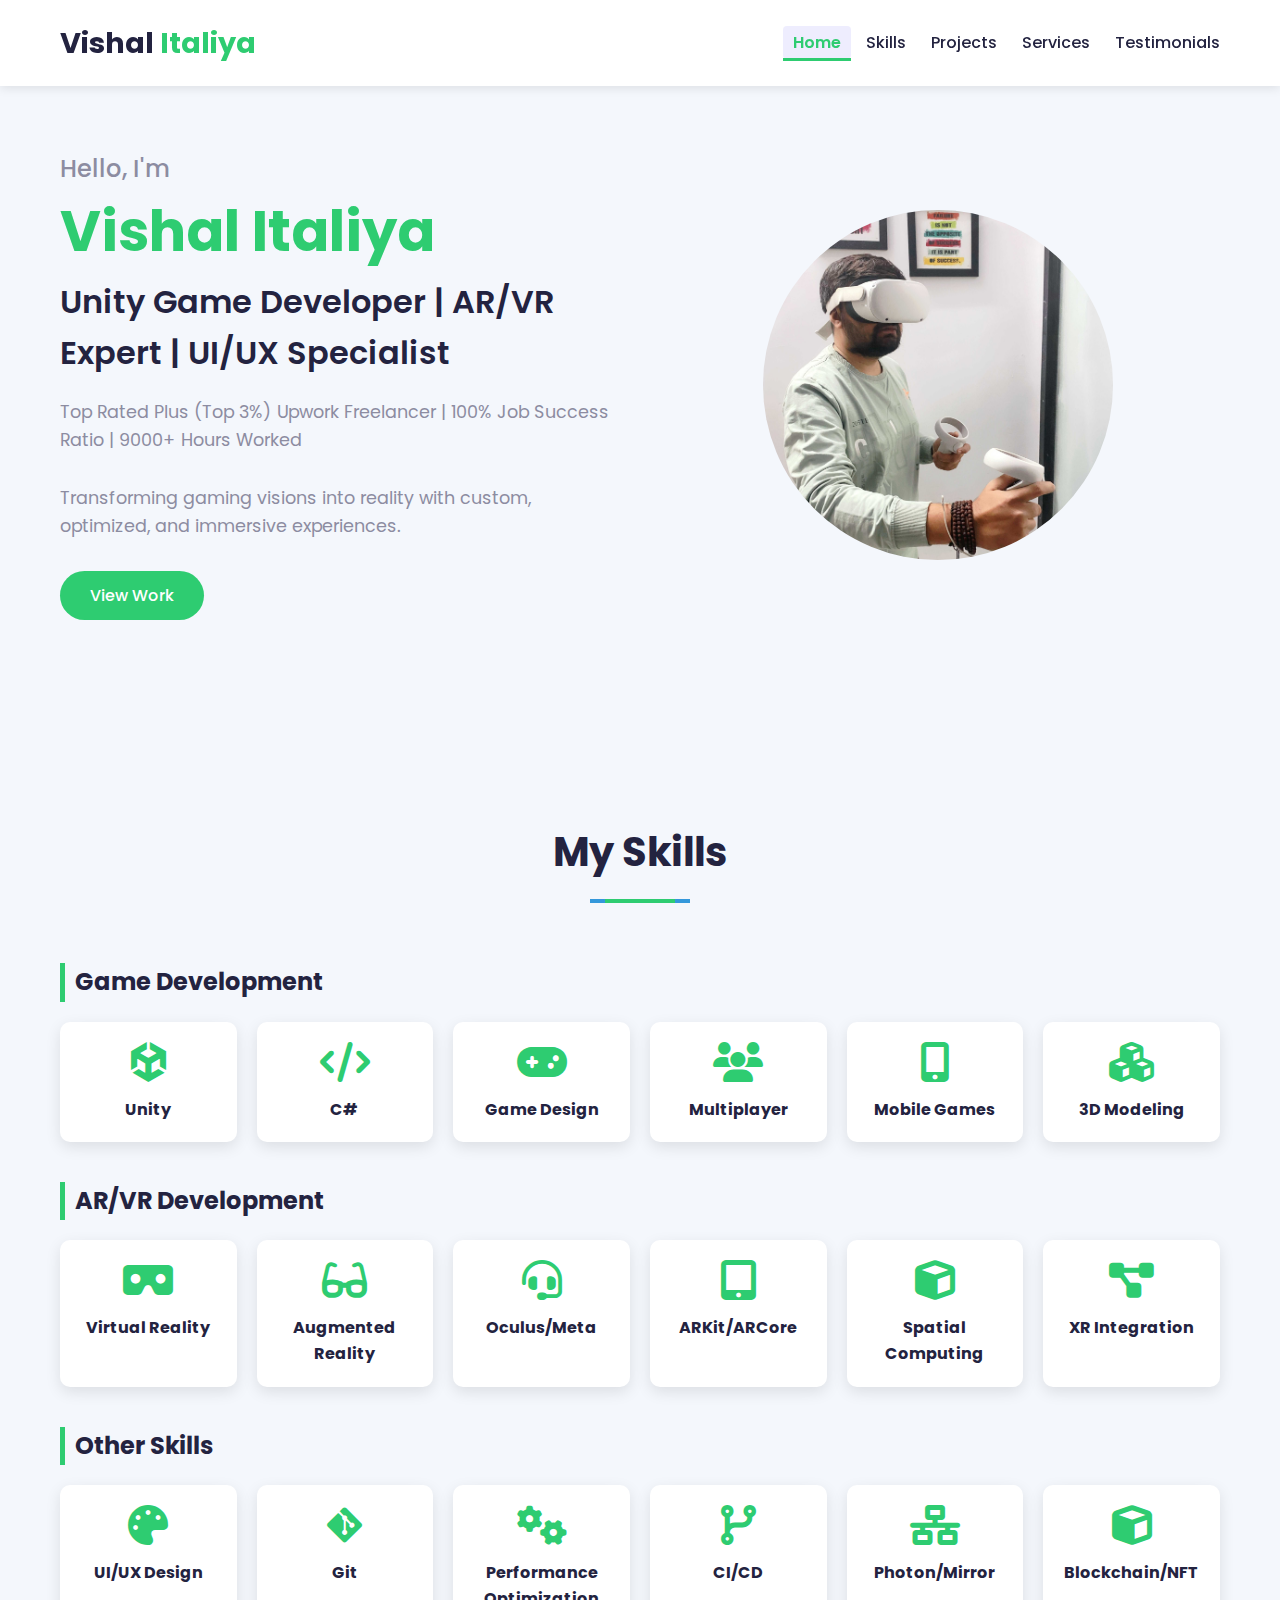
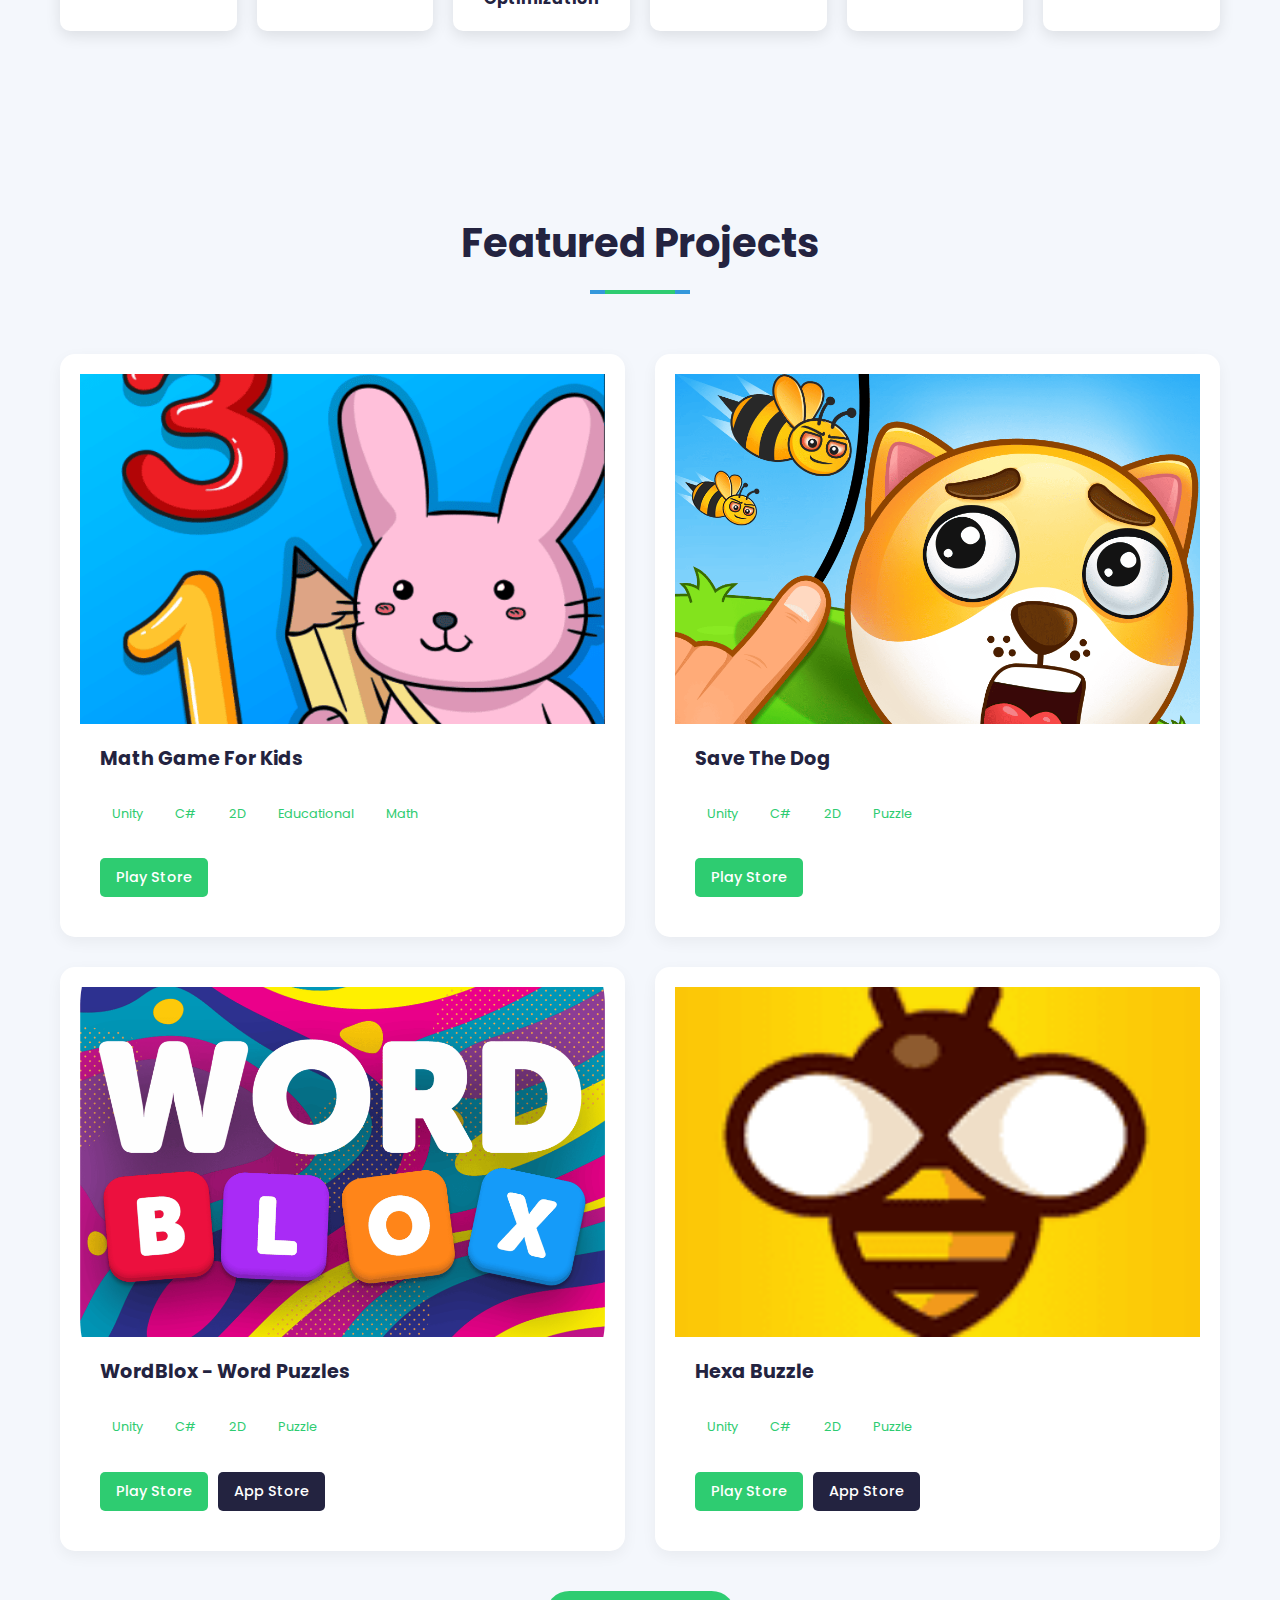
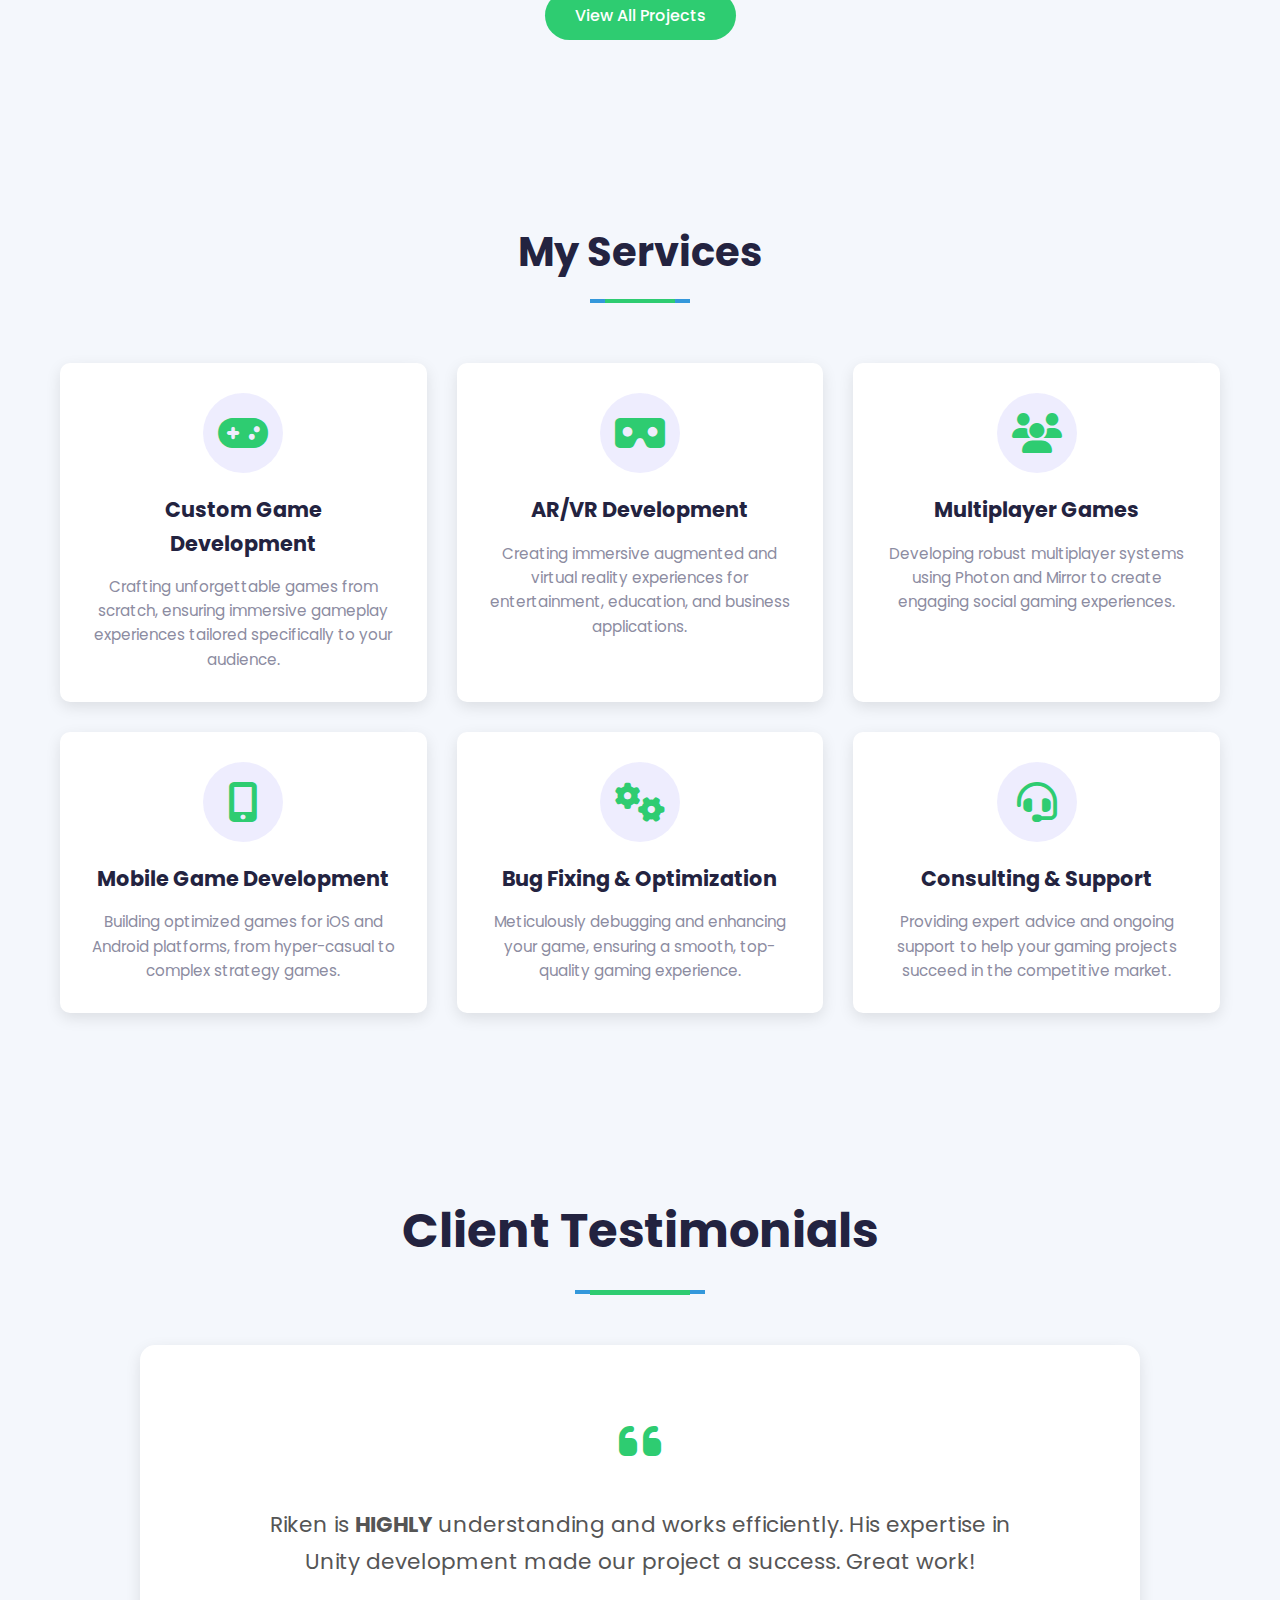
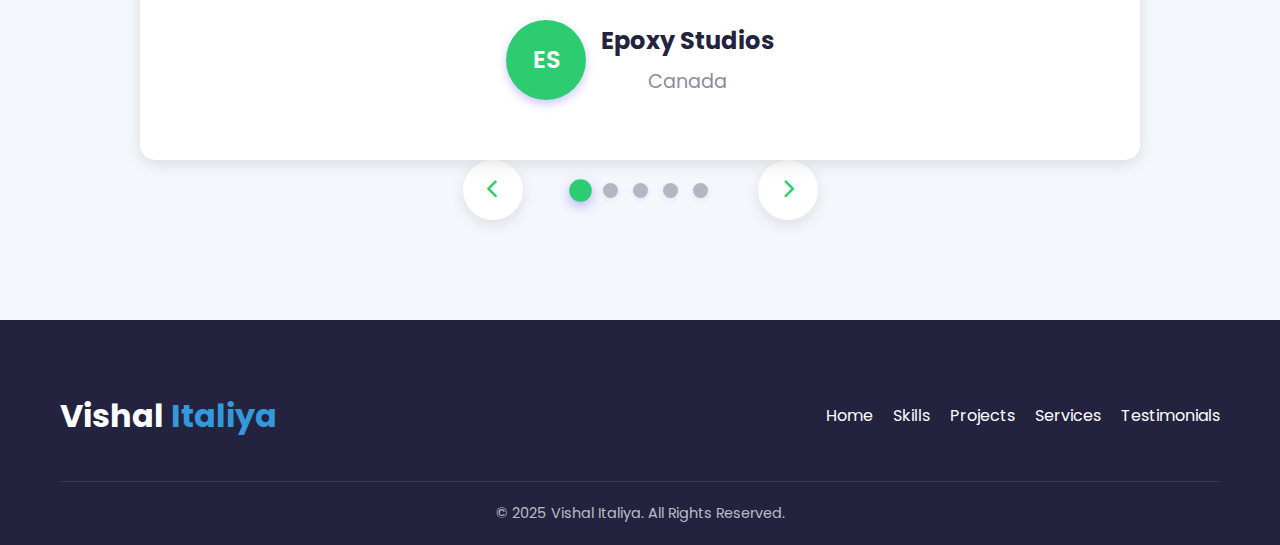
<file: index.html>
<!DOCTYPE html>
<html lang="en">

<head>
    <meta charset="UTF-8">
    <meta name="viewport" content="width=device-width, initial-scale=1.0">
    <title>Vishal Italiya - Unity Game Developer</title>
    <link rel="stylesheet" href="css/style.css">
    <link rel="stylesheet" href="css/testimonials.css">
    <!-- Font Awesome for icons -->
    <link rel="stylesheet" href="https://cdnjs.cloudflare.com/ajax/libs/font-awesome/6.4.0/css/all.min.css">
    <!-- Google Fonts -->
    <link href="https://fonts.googleapis.com/css2?family=Poppins:wght@300;400;500;600;700&display=swap"
        rel="stylesheet">
</head>

<body>
    <!-- Header/Navigation -->
    <header>
        <div class="container">
            <div class="logo">
                <h1>Vishal <span>Italiya</span></h1>
            </div>
            <nav>
                <ul class="nav-links">
                    <li><a href="#home">Home</a></li>
                    <li><a href="#skills">Skills</a></li>
                    <li><a href="#projects">Projects</a></li>
                    <li><a href="#services">Services</a></li>
                    <li><a href="#testimonials">Testimonials</a></li>
                </ul>
                <div class="hamburger">
                    <span></span>
                    <span></span>
                    <span></span>
                </div>
            </nav>
        </div>
    </header>

    <!-- Hero Section -->
    <section id="home" class="hero">
        <div class="container">
            <div class="hero-content">
                <div class="hero-text">
                    <h2>Hello, I'm</h2>
                    <h1>Vishal Italiya</h1>
                    <h3>Unity Game Developer | AR/VR Expert | UI/UX Specialist</h3>
                    <p>Top Rated Plus (Top 3%) Upwork Freelancer | 100% Job Success Ratio | 9000+ Hours Worked</p>
                    <p>Transforming gaming visions into reality with custom, optimized, and immersive experiences.</p>
                    <div class="hero-cta">
                        <a href="#projects" class="btn primary-btn">View Work</a>
                    </div>
                </div>
                <div class="hero-image">
                    <div class="image-placeholder">
                        <img src="images/Profile.jpg" alt="Vishal Italiya">
                    </div>
                </div>
            </div>
        </div>
    </section>

    <!-- Skills Section -->
    <section id="skills" class="skills">
        <div class="container">
            <div class="section-header">
                <h2>My Skills</h2>
                <div class="underline"></div>
            </div>
            <div class="skills-content">
                <div class="skills-category">
                    <h3>Game Development</h3>
                    <div class="skills-grid">
                        <div class="skill-item">
                            <i class="fab fa-unity"></i>
                            <h4>Unity</h4>
                        </div>
                        <div class="skill-item">
                            <i class="fas fa-code"></i>
                            <h4>C#</h4>
                        </div>
                        <div class="skill-item">
                            <i class="fas fa-gamepad"></i>
                            <h4>Game Design</h4>
                        </div>
                        <div class="skill-item">
                            <i class="fas fa-users"></i>
                            <h4>Multiplayer</h4>
                        </div>
                        <div class="skill-item">
                            <i class="fas fa-mobile-alt"></i>
                            <h4>Mobile Games</h4>
                        </div>
                        <div class="skill-item">
                            <i class="fas fa-cubes"></i>
                            <h4>3D Modeling</h4>
                        </div>
                    </div>
                </div>
                <div class="skills-category">
                    <h3>AR/VR Development</h3>
                    <div class="skills-grid">
                        <div class="skill-item">
                            <i class="fas fa-vr-cardboard"></i>
                            <h4>Virtual Reality</h4>
                        </div>
                        <div class="skill-item">
                            <i class="fas fa-glasses"></i>
                            <h4>Augmented Reality</h4>
                        </div>
                        <div class="skill-item">
                            <i class="fas fa-headset"></i>
                            <h4>Oculus/Meta</h4>
                        </div>
                        <div class="skill-item">
                            <i class="fas fa-tablet-alt"></i>
                            <h4>ARKit/ARCore</h4>
                        </div>
                        <div class="skill-item">
                            <i class="fas fa-cube"></i>
                            <h4>Spatial Computing</h4>
                        </div>
                        <div class="skill-item">
                            <i class="fas fa-project-diagram"></i>
                            <h4>XR Integration</h4>
                        </div>
                    </div>
                </div>
                <div class="skills-category">
                    <h3>Other Skills</h3>
                    <div class="skills-grid">
                        <div class="skill-item">
                            <i class="fas fa-palette"></i>
                            <h4>UI/UX Design</h4>
                        </div>
                        <div class="skill-item">
                            <i class="fab fa-git-alt"></i>
                            <h4>Git</h4>
                        </div>
                        <div class="skill-item">
                            <i class="fas fa-cogs"></i>
                            <h4>Performance Optimization</h4>
                        </div>
                        <div class="skill-item">
                            <i class="fas fa-code-branch"></i>
                            <h4>CI/CD</h4>
                        </div>
                        <div class="skill-item">
                            <i class="fas fa-network-wired"></i>
                            <h4>Photon/Mirror</h4>
                        </div>
                        <div class="skill-item">
                            <i class="fas fa-cube"></i>
                            <h4>Blockchain/NFT</h4>
                        </div>
                    </div>
                </div>
            </div>
        </div>
    </section>

    <!-- Projects Section -->
    <section id="projects" class="projects">
        <div class="container">
            <div class="section-header">
                <h2>Featured Projects</h2>
                <div class="underline"></div>
            </div>

            <div class="projects-grid">
                <!-- Project 1: Math Game For Kids -->
                <div class="project-item">
                    <img src="images/Project8.png" alt="Math Game For Kids">
                    <div class="project-info">
                        <h3>Math Game For Kids</h3>
                        <!-- <p>Poker Payday is a strategic card-clearing game where players form real poker hands to eliminate cards, manage the grid, and earn bonus rewards through skillful planning.</p> -->
                        <div class="project-tech">
                            <span>Unity</span>
                            <span>C#</span>
                            <span>2D</span>
                            <span>Educational</span>
                            <span>Math</span>
                        </div>
                        <div class="project-links">
                            <a href="https://play.google.com/store/apps/details?id=com.kids.math.games.mathskids"
                                class="btn small-btn" target="_blank">Play Store</a>
                            <!-- <a href="#" class="btn small-btn github-btn">View Code</a> -->
                        </div>
                    </div>
                </div>

                <!-- Project 2: Save The Dog -->
                <div class="project-item">
                    <img src="images/Project2.png" alt="Save The Dog">
                    <div class="project-info">
                        <h3>Save The Dog</h3>
                        <!-- <p>A physics-based puzzle game where players draw lines or shapes to protect dogs from threats. Features hundreds of challenging levels.</p> -->
                        <div class="project-tech">
                            <span>Unity</span>
                            <span>C#</span>
                            <span>2D</span>
                            <span>Puzzle</span>
                        </div>
                        <div class="project-links">
                            <a href="https://play.google.com/store/apps/details?id=com.superstarstudio.savethedog"
                                class="btn small-btn" target="_blank">Play Store</a>
                            <!-- <a href="#" class="btn small-btn github-btn"
                            target="_blank">App Store</a> -->
                        </div>
                    </div>
                </div>

                <!-- Project 3: WordBlox -->
                <div class="project-item">
                    <img src="images/Project3.png" alt="WordBlox - Word Puzzles">
                    <div class="project-info">
                        <h3>WordBlox - Word Puzzles</h3>
                        <!-- <p>A fresh twist on word puzzles combining classic word search, crossword, and trivia gameplay with diverse clue formats.</p> -->
                        <div class="project-tech">
                            <span>Unity</span>
                            <span>C#</span>
                            <span>2D</span>
                            <span>Puzzle</span>
                        </div>
                        <div class="project-links">
                            <a href="https://play.google.com/store/apps/details?id=com.randomlogicgames.wordblox"
                                class="btn small-btn" target="_blank">Play Store</a>
                            <a href="https://apps.apple.com/in/app/wordblox-word-puzzles/id1569467386"
                                class="btn small-btn github-btn" target="_blank">App Store</a>
                        </div>
                    </div>
                </div>

                <!-- Project 6: Hexa Buzzle -->
                <div class="project-item">
                    <img src="images/Project06.png" alt="Hexa Buzzle">
                    <div class="project-info">
                        <h3>Hexa Buzzle</h3>
                        <!-- <p>An engaging twist on classic block puzzle games featuring 14 levels and over 1,000 puzzles with a relaxing gameplay experience.</p> -->
                        <div class="project-tech">
                            <span>Unity</span>
                            <span>C#</span>
                            <span>2D</span>
                            <span>Puzzle</span>
                        </div>
                        <div class="project-links">
                            <a href="https://play.google.com/store/apps/details?id=com.randomlogicgames.hexabuzzle"
                                class="btn small-btn" target="_blank">Play Store</a>
                            <a href="https://apps.apple.com/in/app/hexa-buzzle/id1369821512"
                                class="btn small-btn github-btn" target="_blank">App Store</a>
                        </div>
                    </div>
                </div>
            </div>

            <div class="projects-cta">
                <a href="projects.html" class="btn primary-btn view-all">View All Projects</a>
            </div>
        </div>
    </section>

    <!-- Services Section -->
    <section id="services" class="services">
        <div class="container">
            <div class="section-header">
                <h2>My Services</h2>
                <div class="underline"></div>
            </div>
            <div class="services-grid">
                <div class="service-item">
                    <div class="service-icon">
                        <i class="fas fa-gamepad"></i>
                    </div>
                    <h3>Custom Game Development</h3>
                    <p>Crafting unforgettable games from scratch, ensuring immersive gameplay experiences tailored
                        specifically to your audience.</p>
                </div>
                <div class="service-item">
                    <div class="service-icon">
                        <i class="fas fa-vr-cardboard"></i>
                    </div>
                    <h3>AR/VR Development</h3>
                    <p>Creating immersive augmented and virtual reality experiences for entertainment, education, and
                        business applications.</p>
                </div>
                <div class="service-item">
                    <div class="service-icon">
                        <i class="fas fa-users"></i>
                    </div>
                    <h3>Multiplayer Games</h3>
                    <p>Developing robust multiplayer systems using Photon and Mirror to create engaging social gaming
                        experiences.</p>
                </div>
                <div class="service-item">
                    <div class="service-icon">
                        <i class="fas fa-mobile-alt"></i>
                    </div>
                    <h3>Mobile Game Development</h3>
                    <p>Building optimized games for iOS and Android platforms, from hyper-casual to complex strategy
                        games.</p>
                </div>
                <div class="service-item">
                    <div class="service-icon">
                        <i class="fas fa-cogs"></i>
                    </div>
                    <h3>Bug Fixing & Optimization</h3>
                    <p>Meticulously debugging and enhancing your game, ensuring a smooth, top-quality gaming experience.
                    </p>
                </div>
                <div class="service-item">
                    <div class="service-icon">
                        <i class="fas fa-headset"></i>
                    </div>
                    <h3>Consulting & Support</h3>
                    <p>Providing expert advice and ongoing support to help your gaming projects succeed in the
                        competitive market.</p>
                </div>
            </div>
        </div>
    </section>

    <!-- Testimonials Section -->
    <section id="testimonials" class="testimonials">
        <div class="container">
            <div class="section-header">
                <h2>Client Testimonials</h2>
                <div class="underline"></div>

            </div>
            <div class="testimonials-slider">
                <!-- Testimonial 1 -->
                <div class="testimonial-item">
                    <div class="quote">
                        <i class="fas fa-quote-left"></i>
                    </div>
                    <p>Riken is <strong>HIGHLY</strong> understanding and works efficiently. His expertise in Unity
                        development made our project a success. Great work!</p>
                    <div class="client-info">
                        <div class="client-img">
                            <span>ES</span>
                        </div>
                        <div class="client-details">
                            <h4>Epoxy Studios</h4>
                            <p>Canada</p>
                        </div>
                    </div>
                </div>

                <!-- Testimonial 2 -->
                <div class="testimonial-item">
                    <div class="quote">
                        <i class="fas fa-quote-left"></i>
                    </div>
                    <p>Fantastic developer and wonderful to collaborate with! Riken's understanding of game mechanics
                        and ability to implement complex features exceeded our expectations.</p>
                    <div class="client-info">
                        <div class="client-img">
                            <span>RL</span>
                        </div>
                        <div class="client-details">
                            <h4>Random Logic Games</h4>
                            <p>USA</p>
                        </div>
                    </div>
                </div>

                <!-- Testimonial 3 -->
                <div class="testimonial-item">
                    <div class="quote">
                        <i class="fas fa-quote-left"></i>
                    </div>
                    <p>Excellent job fixing the bug in our Unity app! Riken's attention to detail and problem-solving
                        skills are impressive. Looking forward to future projects.</p>
                    <div class="client-info">
                        <div class="client-img">
                            <span>MP</span>
                        </div>
                        <div class="client-details">
                            <h4>Multimedia Production</h4>
                            <p>Germany</p>
                        </div>
                    </div>
                </div>

                <!-- Testimonial 4 -->
                <div class="testimonial-item">
                    <div class="quote">
                        <i class="fas fa-quote-left"></i>
                    </div>
                    <p>Very professional Unity freelancer, highly recommended! Riken delivered our AR project on time
                        and with exceptional quality.</p>
                    <div class="client-info">
                        <div class="client-img">
                            <span>KG</span>
                        </div>
                        <div class="client-details">
                            <h4>Kob Games</h4>
                            <p>United Kingdom</p>
                        </div>
                    </div>
                </div>

                <!-- Testimonial 5 -->
                <div class="testimonial-item">
                    <div class="quote">
                        <i class="fas fa-quote-left"></i>
                    </div>
                    <p>Riken listens and delivers exactly what you need. His expertise in Unity and AR/VR development is
                        remarkable. Will definitely hire again!</p>
                    <div class="client-info">
                        <div class="client-img">
                            <span>JN</span>
                        </div>
                        <div class="client-details">
                            <h4>Josh Nathanson</h4>
                            <p>USA</p>
                        </div>
                    </div>
                </div>
            </div>
            <div class="testimonial-controls">
                <button class="prev-btn"><i class="fas fa-chevron-left"></i></button>
                <div class="dots">
                    <span class="dot active" title="Testimonial 1"></span>
                    <span class="dot" title="Testimonial 2"></span>
                    <span class="dot" title="Testimonial 3"></span>
                    <span class="dot" title="Testimonial 4"></span>
                    <span class="dot" title="Testimonial 5"></span>
                </div>
                <button class="next-btn"><i class="fas fa-chevron-right"></i></button>
            </div>
        </div>
    </section>

    <!-- Contact Section -->
    <section id="contact" class="contact">
        <div class="container">
            <div class="section-header">
                <h2>Get In Touch</h2>
                <div class="underline"></div>
            </div>
            <div class="contact-content">
                <div class="contact-info">
                    <h3>Let's work together</h3>
                    <p>Ready to transform your gaming vision into reality? I'm currently available for freelance work.
                        If you have a project that needs some creative touch, I'd love to hear about it.</p>
                    <div class="contact-details">
                        <div class="contact-item">
                            <i class="fas fa-envelope"></i>
                            <span>Email address hidden for portfolio demo</span>
                        </div>
                        <div class="contact-item">
                            <i class="fas fa-phone"></i>
                            <span>Phone number hidden for portfolio demo</span>
                        </div>
                        <div class="contact-item">
                            <i class="fas fa-map-marker-alt"></i>
                            <span>Available for Remote Work</span>
                        </div>
                    </div>
                </div>
                <div class="contact-form">
                    <form id="contactForm">
                        <div class="form-group">
                            <label for="name">Name</label>
                            <input type="text" id="name" name="name" required>
                        </div>
                        <div class="form-group">
                            <label for="email">Email</label>
                            <input type="email" id="email" name="email" required>
                        </div>
                        <div class="form-group">
                            <label for="subject">Subject</label>
                            <input type="text" id="subject" name="subject" required>
                        </div>
                        <div class="form-group">
                            <label for="message">Message</label>
                            <textarea id="message" name="message" rows="5" required></textarea>
                        </div>
                        <button type="submit" class="btn primary-btn">Send Message</button>
                    </form>
                </div>
            </div>
        </div>
    </section>

    <!-- Footer -->
    <footer>
        <div class="container">
            <div class="footer-content">
                <div class="footer-logo">
                    <h2>Vishal <span>Italiya</span></h2>
                </div>
                <div class="footer-links">
                    <a href="#home">Home</a>
                    <a href="#skills">Skills</a>
                    <a href="#projects">Projects</a>
                    <a href="#services">Services</a>
                    <a href="#testimonials">Testimonials</a>
                </div>
            </div>
            <div class="footer-bottom">
                <p>&copy; 2025 Vishal Italiya. All Rights Reserved.</p>
            </div>
        </div>
    </footer>

    <!-- Back to Top Button -->
    <a href="#home" class="back-to-top">
        <i class="fas fa-arrow-up"></i>
    </a>

    <!-- JavaScript -->
    <script src="js/main.js"></script>
    <script src="js/testimonials.js"></script>
</body>

</html>
</file>
<file: css/style.css>
/* ============ Base Styles ============ */
:root {
    --primary-color: #2ecc71;
    --secondary-color: #3498db;
    --dark-color: #232340;
    --light-color: #f4f7fc;
    --grey-color: #8c8ca1;
    --white-color: #ffffff;
    --box-shadow: 0 5px 15px rgba(0, 0, 0, 0.1);
    --transition: all 0.3s ease-in-out;
}

* {
    margin: 0;
    padding: 0;
    box-sizing: border-box;
}

html {
    scroll-behavior: smooth;
}

body {
    font-family: 'Poppins', sans-serif;
    line-height: 1.6;
    color: var(--dark-color);
    background-color: var(--light-color);
}

a {
    text-decoration: none;
    color: inherit;
}

ul {
    list-style: none;
}

img {
    max-width: 100%;
    height: auto;
    display: block;
}

.container {
    max-width: 1200px;
    margin: 0 auto;
    padding: 0 20px;
}

.section-header {
    text-align: center;
    margin-bottom: 60px;
}

.section-header h2 {
    font-size: 2.5rem;
    color: var(--dark-color);
    margin-bottom: 15px;
    position: relative;
    display: inline-block;
}

.underline {
    height: 4px;
    width: 70px;
    background: var(--primary-color);
    margin: 0 auto;
    position: relative;
}

.underline::before {
    content: '';
    position: absolute;
    left: -15px;
    top: 0;
    width: 15px;
    height: 4px;
    background: var(--secondary-color);
}

.underline::after {
    content: '';
    position: absolute;
    right: -15px;
    top: 0;
    width: 15px;
    height: 4px;
    background: var(--secondary-color);
}

.btn {
    display: inline-flex;
    align-items: center;
    justify-content: center;
    padding: 12px 30px;
    border-radius: 50px;
    font-weight: 500;
    cursor: pointer;
    transition: var(--transition);
    border: none;
    text-align: center;
    font-size: 1rem;
    gap: 8px;
}

.primary-btn {
    background: var(--primary-color);
    color: var(--white-color);
}

.primary-btn:hover {
    background: #27ae60; /* Slightly darker shade of new primary color */
    transform: translateY(-2px);
    box-shadow: 0 5px 15px rgba(46, 204, 113, 0.25);
}

.secondary-btn {
    background: var(--white-color);
    color: var(--primary-color);
    border: 2px solid transparent;
    box-shadow: 0 3px 10px rgba(0, 0, 0, 0.1);
}

.secondary-btn:hover {
    background: var(--white-color);
    color: var(--primary-color);
    transform: translateY(-2px);
    box-shadow: 0 5px 15px rgba(0, 0, 0, 0.15);
}

.small-btn {
    padding: 10px 25px;
    font-size: 0.95rem;
}

/* ============ Header Styles ============ */
header {
    background-color: var(--white-color);
    box-shadow: 0 2px 10px rgba(0, 0, 0, 0.1);
    padding: 20px 0;
    position: fixed;
    top: 0;
    left: 0;
    width: 100%;
    z-index: 1000;
    transition: var(--transition);
}

header.sticky {
    padding: 15px 0;
    background-color: rgba(255, 255, 255, 0.95);
}

header .container {
    display: flex;
    justify-content: space-between;
    align-items: center;
}

.logo h1 {
    font-size: 1.8rem;
    color: var(--dark-color);
}

.logo span {
    color: var(--primary-color);
}

.nav-links {
    display: flex;
}

.nav-links li:not(:last-child) {
    margin-right: 25px;
}

.nav-links a {
    font-weight: 500;
    font-size: 1rem;
    position: relative;
    padding: 5px 0;
}

.nav-links a::after {
    content: '';
    position: absolute;
    left: 0;
    bottom: -2px;
    width: 0;
    height: 2px;
    background-color: var(--primary-color);
    transition: width 0.3s ease;
}

.nav-links a:hover::after,
.nav-links a.active::after {
    width: 100%;
    height: 3px;
    background-color: var(--primary-color);
}

/* Add explicit styling for active nav links */
.nav-links a.active {
    color: var(--primary-color);
    font-weight: 600;
    background-color: rgba(90, 74, 244, 0.1);
    padding: 5px 10px;
    border-radius: 4px;
    margin: 0 -10px;
}

.hamburger {
    display: none;
    cursor: pointer;
}

.hamburger span {
    display: block;
    width: 25px;
    height: 3px;
    background-color: var(--dark-color);
    margin: 5px 0;
    transition: var(--transition);
}

/* Header Profile Image */
.header-profile {
    display: flex;
    align-items: center;
    gap: 15px;
}

.profile-image {
    width: 45px;
    height: 45px;
    border-radius: 50%;
    overflow: hidden;
    border: 2px solid var(--primary-color);
}

.profile-image img {
    width: 100%;
    height: 100%;
    object-fit: cover;
}

/* ============ Hero Section ============ */
.hero {
    padding: 150px 0 100px;
    background-color: var(--light-color);
    position: relative;
    overflow: hidden;
}

.hero-content {
    display: flex;
    align-items: center;
    justify-content: space-between;
}

.hero-text {
    flex: 1;
    padding-right: 30px;
}

.hero-text h2 {
    font-size: 1.5rem;
    font-weight: 500;
    color: var(--grey-color);
    margin-bottom: 10px;
}

.hero-text h1 {
    font-size: 3.5rem;
    font-weight: 700;
    color: var(--primary-color);
    margin-bottom: 10px;
    line-height: 1.2;
}

.hero-text h3 {
    font-size: 2rem;
    font-weight: 600;
    color: var(--dark-color);
    margin-bottom: 20px;
}

.hero-text p {
    font-size: 1.1rem;
    color: var(--grey-color);
    margin-bottom: 30px;
    max-width: 600px;
}

.hero-cta {
    display: flex;
    gap: 15px;
}

.hero-image {
    flex: 1;
    display: flex;
    justify-content: center;
    align-items: center;
}

.image-placeholder {
    width: 350px;
    height: 350px;
    border-radius: 50%;
    background-color: rgba(90, 74, 244, 0.1);
    display: flex;
    justify-content: center;
    align-items: center;
    position: relative;
    overflow: hidden;
}

.image-placeholder img {
    width: 100%;
    height: 100%;
    object-fit: cover;
    display: block;
}

.image-placeholder::before {
    content: '';
    position: absolute;
    top: -20px;
    right: -20px;
    width: 100%;
    height: 100%;
    border-radius: 50%;
    border: 4px solid var(--secondary-color);
    z-index: -1;
}

.image-placeholder i {
    display: none;
}

/* ============ About Section ============ */
.about {
    padding: 100px 0;
    background-color: var(--white-color);
}

.about-content {
    display: flex;
    align-items: center;
    gap: 50px;
}

.about-image {
    flex: 1;
}

.about-image .image-placeholder {
    width: 300px;
    height: 300px;
    margin: 0 auto;
}

.about-text {
    flex: 1.5;
}

.about-text h3 {
    font-size: 1.8rem;
    color: var(--dark-color);
    margin-bottom: 20px;
    line-height: 1.3;
}

.about-text p {
    margin-bottom: 20px;
    color: var(--grey-color);
}

.about-details {
    display: flex;
    flex-wrap: wrap;
    margin-bottom: 30px;
}

.detail-item {
    flex: 1;
    min-width: 200px;
    margin: 10px 0;
    display: flex;
    align-items: center;
}

.detail-item i {
    margin-right: 10px;
    color: var(--primary-color);
    font-size: 1.2rem;
}

.about-cta {
    display: flex;
    align-items: center;
    gap: 30px;
}

.social-icons {
    display: flex;
    gap: 15px;
}

.social-icons a {
    width: 40px;
    height: 40px;
    border-radius: 50%;
    background-color: var(--light-color);
    display: flex;
    justify-content: center;
    align-items: center;
    transition: var(--transition);
}

.social-icons a:hover {
    background-color: var(--primary-color);
    color: var(--white-color);
    transform: translateY(-3px);
}

/* ============ Skills Section ============ */
.skills {
    padding: 100px 0;
    background-color: var(--light-color);
}

.skills-content {
    display: flex;
    flex-direction: column;
    gap: 40px;
}

.skills-category h3 {
    font-size: 1.5rem;
    margin-bottom: 20px;
    color: var(--dark-color);
    position: relative;
    padding-left: 15px;
}

.skills-category h3::before {
    content: '';
    position: absolute;
    left: 0;
    top: 0;
    width: 5px;
    height: 100%;
    background-color: var(--primary-color);
}

.skills-grid {
    display: grid;
    grid-template-columns: repeat(auto-fill, minmax(150px, 1fr));
    gap: 20px;
}

.skill-item {
    background-color: var(--white-color);
    border-radius: 10px;
    padding: 20px;
    text-align: center;
    box-shadow: var(--box-shadow);
    transition: var(--transition);
}

.skill-item:hover {
    transform: translateY(-5px);
    box-shadow: 0 10px 25px rgba(0, 0, 0, 0.1);
}

.skill-item i {
    font-size: 2.5rem;
    margin-bottom: 15px;
    color: var(--primary-color);
}

.skill-item h4 {
    font-size: 1rem;
    color: var(--dark-color);
}

/* ============ Projects Section ============ */
.projects {
    padding: 80px 0;
    background-color: var(--light-bg);
}

.projects-grid {
    display: grid;
    grid-template-columns: repeat(2, 1fr);
    gap: 30px;
    margin-top: 40px;
    max-width: 100%;
}

.project-item-index {
    display: flex;
        flex-direction: column;
        background-color: #fff;
        border-radius: 15px;
        box-shadow: 0 5px 15px rgba(0, 0, 0, 0.05);
        /* padding: 20px; */
        height:95%;
        transition: transform 0.3s ease, box-shadow 0.3s ease;
        overflow: hidden;
}



.project-item {
    display: flex;
    flex-direction: column;
    background-color: #ffffff;
    border-radius: 15px;
    box-shadow: 0 5px 15px rgba(0, 0, 0, 0.05);
    padding: 20px;
    height: 100%;
    transition: transform 0.3s ease, box-shadow 0.3s ease;
    overflow: hidden;
}



.project-item:hover {
    transform: translateY(-5px);
    box-shadow: 0 10px 25px rgba(0, 0, 0, 0.1);
}

.project-item img {
    width: 100%;
    height: 350px;
    object-fit: cover;
}


.project-info {
    padding: 20px;
    display: flex;
    flex-direction: column;
    gap: 15px;
}

.project-info h3 {
    font-size: 1.2rem;
    margin-bottom: 10px;
    color: var(--dark-color);
}

.project-info p {
    font-size: 0.9rem;
    color: var(--text-color);
    margin-bottom: 15px;
    line-height: 1.5;
}

.project-tech {
    display: flex;
    flex-wrap: wrap;
    gap: 8px;
    margin-bottom: 15px;
}

.project-tech span {
    background: var(--light-bg);
    color: var(--primary-color);
    padding: 4px 12px;
    border-radius: 15px;
    font-size: 0.8rem;
}

.project-links {
    display: flex;
    gap: 10px;
}

.project-links .btn {
    padding: 8px 16px;
    font-size: 0.9rem;
    border-radius: 5px;
    text-decoration: none;
    transition: all 0.3s ease;
}

.project-links .btn:first-child {
    background: var(--primary-color);
    color: var(--white-color);
}

.github-btn {
    background: var(--dark-color);
    color: var(--white-color);
}

.projects-cta {
    display: flex;
    justify-content: center;
    margin-top: 40px;
}

.view-all {
    margin: 0 auto;
    padding: 12px 30px;
    font-size: 1rem;
}

/* ============ Testimonials Section ============ */
.testimonials {
    padding: 80px 0;
    background-color: var(--light-color);
    overflow: hidden;
}

.testimonials-slider {
    max-width: 1000px;
    margin: 0 auto;
    position: relative;
}

.testimonial-item {
    position: relative;
    width: 100%;
    background-color: var(--white-color);
    border-radius: 15px;
    padding: 40px;
    box-shadow: var(--box-shadow);
    text-align: center;
    opacity: 0;
    visibility: hidden;
    transform: translateX(100px);
    transition: all 0.3s ease;
    display: none;
}

.testimonial-item.active {
    opacity: 1;
    visibility: visible;
    transform: translateX(0);
    display: block;
}

.quote {
    font-size: 2.5rem;
    color: var(--primary-color);
    margin-bottom: 25px;
}

.testimonial-item p {
    font-size: 1.25rem;
    color: var(--dark-color);
    margin-bottom: 35px;
    line-height: 1.8;
    max-width: 800px;
    margin-left: auto;
    margin-right: auto;
}

.client-info {
    display: flex;
    align-items: center;
    justify-content: center;
    gap: 20px;
}

.client-img {
    width: 70px;
    height: 70px;
    border-radius: 50%;
    background-color: var(--primary-color);
    display: flex;
    justify-content: center;
    align-items: center;
    color: var(--white-color);
    font-size: 1.5rem;
    font-weight: 600;
}

.client-details h4 {
    font-size: 1.3rem;
    color: var(--dark-color);
    margin-bottom: 8px;
}

.client-details p {
    font-size: 1.1rem;
    color: var(--grey-color);
    margin: 0;
}

.testimonial-controls {
    display: flex;
    justify-content: center;
    align-items: center;
    margin-top: 30px;
    gap: 25px;
}

.prev-btn, .next-btn {
    width: 50px;
    height: 50px;
    border-radius: 50%;
    background-color: var(--white-color);
    border: none;
    display: flex;
    justify-content: center;
    align-items: center;
    cursor: pointer;
    transition: var(--transition);
    box-shadow: var(--box-shadow);
    color: var(--primary-color);
    font-size: 1.2rem;
}

.prev-btn:hover, .next-btn:hover {
    background-color: var(--primary-color);
    color: var(--white-color);
    transform: translateY(-2px);
    box-shadow: 0 5px 15px rgba(90, 74, 244, 0.25);
}

.dots {
    display: flex;
    gap: 12px;
}

.dot {
    width: 12px;
    height: 12px;
    border-radius: 50%;
    background-color: var(--grey-color);
    cursor: pointer;
    transition: var(--transition);
}

.dot.active {
    background-color: var(--primary-color);
    transform: scale(1.4);
}

@media screen and (max-width: 768px) {
    .testimonial-item {
        padding: 30px 20px;
    }

    .testimonial-item p {
        font-size: 1.1rem;
        margin-bottom: 25px;
    }

    .client-img {
        width: 60px;
        height: 60px;
        font-size: 1.3rem;
    }

    .client-details h4 {
        font-size: 1.2rem;
    }

    .client-details p {
        font-size: 1rem;
    }

    .prev-btn, .next-btn {
        width: 45px;
        height: 45px;
    }
}

/* ============ Contact Section ============ */
.contact {
    padding: 100px 0;
    background-color: var(--white-color);
    display: none;
}

.contact-content {
    display: flex;
    gap: 50px;
}

.contact-info {
    flex: 1;
}

.contact-info h3 {
    font-size: 1.8rem;
    color: var(--dark-color);
    margin-bottom: 20px;
}

.contact-info p {
    color: var(--grey-color);
    margin-bottom: 30px;
}

.contact-details {
    margin-bottom: 30px;
}

.contact-item {
    display: flex;
    align-items: center;
    margin-bottom: 15px;
}

.contact-item i {
    margin-right: 15px;
    width: 40px;
    height: 40px;
    background-color: rgba(90, 74, 244, 0.1);
    border-radius: 50%;
    display: flex;
    justify-content: center;
    align-items: center;
    color: var(--primary-color);
}

.social-links {
    display: flex;
    gap: 15px;
}

.social-links a {
    width: 45px;
    height: 45px;
    border-radius: 50px;
    background: var(--primary-color);
    color: var(--white-color);
    display: inline-flex;
    justify-content: center;
    align-items: center;
    transition: var(--transition);
    box-shadow: 0 3px 10px rgba(0, 0, 0, 0.1);
}

.social-links a:hover {
    transform: translateY(-2px);
    box-shadow: 0 5px 15px rgba(90, 74, 244, 0.25);
}

.contact-form {
    flex: 1;
    background-color: var(--light-color);
    padding: 30px;
    border-radius: 10px;
    box-shadow: var(--box-shadow);
}

.form-group {
    margin-bottom: 20px;
}

.form-group label {
    display: block;
    margin-bottom: 8px;
    font-weight: 500;
}

.form-group input,
.form-group textarea {
    width: 100%;
    padding: 12px 15px;
    border: 1px solid #ddd;
    border-radius: 5px;
    font-family: inherit;
    font-size: 1rem;
    transition: var(--transition);
}

.form-group input:focus,
.form-group textarea:focus {
    border-color: var(--primary-color);
    outline: none;
    box-shadow: 0 0 0 3px rgba(90, 74, 244, 0.1);
}

/* ============ Footer ============ */
footer {
    background-color: var(--dark-color);
    color: var(--white-color);
    padding: 70px 0 20px;
}

.footer-content {
    display: flex;
    justify-content: space-between;
    align-items: center;
    flex-wrap: wrap;
    margin-bottom: 40px;
}

.footer-logo h2 {
    font-size: 2rem;
}

.footer-logo span {
    color: var(--secondary-color);
}

.footer-links {
    display: flex;
    gap: 20px;
}

.footer-links a {
    transition: var(--transition);
}

.footer-links a:hover {
    color: var(--secondary-color);
}

.footer-social {
    display: flex;
    gap: 15px;
}

.footer-social a {
    width: 40px;
    height: 40px;
    border-radius: 50%;
    background-color: rgba(255, 255, 255, 0.1);
    display: flex;
    justify-content: center;
    align-items: center;
    transition: var(--transition);
}

.footer-social a:hover {
    background-color: var(--secondary-color);
    transform: translateY(-3px);
}

.footer-bottom {
    text-align: center;
    padding-top: 20px;
    border-top: 1px solid rgba(255, 255, 255, 0.1);
    font-size: 0.9rem;
    color: rgba(255, 255, 255, 0.7);
}

/* ============ Back to Top Button ============ */
.back-to-top {
    position: fixed;
    bottom: 80px;
    right: 30px;
    width: 50px;
    height: 50px;
    background-color: var(--primary-color);
    color: var(--white-color);
    border-radius: 50%;
    display: flex;
    justify-content: center;
    align-items: center;
    box-shadow: var(--box-shadow);
    z-index: 99;
    opacity: 0;
    visibility: hidden;
    transition: var(--transition);
}

.back-to-top.active {
    opacity: 1;
    visibility: visible;
}

.back-to-top:hover {
    background-color: var(--dark-color);
    transform: translateY(-3px);
}

/* ============ Responsive Styles ============ */
@media screen and (max-width: 992px) {
    .hero-content,
    .about-content,
    .contact-content {
        flex-direction: column;
    }
    
    .hero-text,
    .hero-image {
        width: 100%;
        text-align: center;
    }
    
    .hero-text {
        padding-right: 0;
        margin-bottom: 40px;
    }
    
    .hero-cta {
        justify-content: center;
    }
    
    .about-image {
        margin-bottom: 30px;
    }
    
    .about-text {
        text-align: center;
    }
    
    .about-details {
        justify-content: center;
    }
    
    .about-cta {
        justify-content: center;
    }
}

@media screen and (max-width: 768px) {
    .nav-links {
        position: fixed;
        top: 80px;
        left: -100%;
        width: 100%;
        height: calc(100vh - 80px);
        background-color: var(--white-color);
        flex-direction: column;
        align-items: center;
        justify-content: flex-start;
        padding-top: 50px;
        transition: 0.5s ease-in-out;
        z-index: 999;
    }
    
    .nav-links.active {
        left: 0;
    }
    
    .nav-links li {
        margin: 15px 0 !important;
    }
    
    .hamburger {
        display: block;
    }
    
    .hamburger.active span:nth-child(1) {
        transform: rotate(45deg) translate(5px, 5px);
    }
    
    .hamburger.active span:nth-child(2) {
        opacity: 0;
    }
    
    .hamburger.active span:nth-child(3) {
        transform: rotate(-45deg) translate(7px, -7px);
    }
    
    .hero-text h1 {
        font-size: 2.8rem;
    }
    
    .hero-text h3 {
        font-size: 1.5rem;
    }
    
    .section-header h2 {
        font-size: 2rem;
    }
    
    .projects-grid {
        grid-template-columns: 1fr;
    }

    .project-content {
        padding: 20px;
    }

    .project-media {
        max-width: 400px;
        margin: 0 auto;
    }

    .profile-image {
        width: 40px;
        height: 40px;
    }
}

@media screen and (max-width: 576px) {
    .hero-text h1 {
        font-size: 2.2rem;
    }
    
    .hero-cta {
        flex-direction: column;
        gap: 10px;
    }
    
    .hero-cta .btn {
        width: 100%;
    }
    
    .about-cta {
        flex-direction: column;
        gap: 20px;
    }
    
    .footer-content {
        flex-direction: column;
        gap: 20px;
        text-align: center;
    }
}

@media screen and (max-width: 1024px) {
    .projects-grid {
        grid-template-columns: repeat(2, 1fr);
    }
}

@media screen and (max-width: 768px) {
    .projects-grid {
        grid-template-columns: 1fr;
    }
    .project-content {
        padding: 20px;
    }
/* 
        .project-info h3 {
            font-size: 1.5rem;
        }
    
        .project-info p {
            font-size: 1rem;
        }
    
        .project-tech span {
            padding: 6px 15px;
            font-size: 0.9rem;
        }
    
        .project-icon {
            width: 60px;
            height: 60px;
            border-radius: 15px;
        } */
}

/* ============ Services Section ============ */
.services {
    padding: 100px 0;
    background-color: var(--light-color);
}

.services-grid {
    display: grid;
    grid-template-columns: repeat(auto-fill, minmax(300px, 1fr));
    gap: 30px;
}

.service-item {
    background-color: var(--white-color);
    border-radius: 10px;
    padding: 30px;
    text-align: center;
    box-shadow: var(--box-shadow);
    transition: var(--transition);
}

.service-item:hover {
    transform: translateY(-10px);
    box-shadow: 0 15px 30px rgba(0, 0, 0, 0.1);
}

.service-icon {
    width: 80px;
    height: 80px;
    margin: 0 auto 20px;
    background-color: rgba(90, 74, 244, 0.1);
    border-radius: 50%;
    display: flex;
    justify-content: center;
    align-items: center;
}

.service-icon i {
    font-size: 2.5rem;
    color: var(--primary-color);
}

.service-item h3 {
    font-size: 1.3rem;
    margin-bottom: 15px;
    color: var(--dark-color);
}

.service-item p {
    color: var(--grey-color);
    font-size: 0.95rem;
    line-height: 1.6;
}

@media screen and (max-width: 768px) {
    .services-grid {
        grid-template-columns: 1fr;
    }
}

.project-details {
    display: flex;
    flex-direction: column;
    gap: 10px;
    margin-bottom: 15px;
}

.project-description {
    font-size: 0.95rem;
    line-height: 1.6;
    color: var(--text-color);
    margin-bottom: 15px;
}

.project-technologies {
    display: flex;
    flex-wrap: wrap;
    gap: 8px;
    margin-bottom: 20px;
}

.tech-tag {
    background: var(--light-color);
    padding: 6px 12px;
    border-radius: 20px;
    font-size: 0.85rem;
    color: var(--text-color);
}

.project-actions {
    display: flex;
    flex-wrap: wrap;
    gap: 10px;
}

.status-completed {
    color: #2ecc71;
}

.status-live {
    color: #3498db;
}

.status-development {
    color: #f39c12;
}

.project-features {
    margin-bottom: 20px;
}

.project-features h4 {
    font-size: 1.1rem;
    color: var(--dark-color);
    margin-bottom: 15px;
}

.project-features ul {
    display: grid;
    grid-template-columns: repeat(2, 1fr);
    gap: 10px;
}

.project-features li {
    display: flex;
    align-items: center;
    gap: 8px;
    color: var(--grey-color);
    font-size: 0.95rem;
}

.project-features i {
    color: var(--primary-color);
    font-size: 0.9rem;
}

@media screen and (max-width: 1200px) {
    .project-features ul {
        grid-template-columns: 1fr;
    }
}

@media screen and (max-width: 768px) {
    .project-details {
        padding: 12px;
    }

    .detail-row {
        flex-direction: column;
        align-items: flex-start;
        gap: 5px;
    }

    .project-features ul {
        grid-template-columns: 1fr;
    }
}

/* ============ Projects Page Styles ============ */
.projects-page {
    padding: 80px 0;
    background-color: #f8f9fa;
}

.projects-page .container {
    max-width: 1400px;
    margin: 0 auto;
    padding: 0 20px;
}

.projects-page .projects-grid {
    display: grid;
    grid-template-columns: repeat(2, 1fr);
    gap: 30px;
    margin-top: 40px;
    max-width: 100%;
}

.projects-page .project-item {
    display: grid;
    grid-template-columns: 1fr 1.5fr;
    gap: 20px;
    background-color: #fff;
    border-radius: 15px;
    box-shadow: 0 5px 15px rgba(0, 0, 0, 0.05);
    padding: 20px;
    transition: transform 0.3s ease, box-shadow 0.3s ease;
}

.projects-page .project-item:hover {
    transform: translateY(-5px);
    box-shadow: 0 10px 25px rgba(0, 0, 0, 0.1);
}

.projects-page .project-media {
    position: relative;
    width: 100%;
    height: 100%;
    min-height: 200px;
    background: var(--light-color);
    border-radius: 10px;
    overflow: hidden;
    box-shadow: 0 5px 15px rgba(0, 0, 0, 0.1);
}

/* Portrait video handling */
.projects-page .project-media[data-resolution="1024x1280"],
.projects-page .project-media[data-resolution="720x1280"] {
    height: 280px;
    width: 100%;
}

/* Landscape video handling */
.projects-page .project-media[data-resolution="1920x1080"] {
    height: 0;
    padding-bottom: 56.25%; /* 16:9 aspect ratio (9/16 = 0.5625) */
    position: relative;
    width: 100%;
}

.projects-page .project-video {
    width: 100%;
    height: 100%;
    position: relative;
    overflow: hidden;
}

.projects-page .project-media[data-resolution="1920x1080"] .project-video {
    position: absolute;
    top: 0;
    left: 0;
    width: 100%;
    height: 100%;
}

.projects-page .project-video video {
    width: 100%;
    height: 100%;
    object-fit: cover;
    display: block;
}

.projects-page .project-info {
    display: flex;
    flex-direction: column;
    height: 100%;
}

.projects-page .project-header {
    display: flex;
    align-items: center;
    margin-bottom: 12px;
    gap: 10px;
}

.projects-page .project-icon {
    width: 50px;
    height: 50px;
    min-width: 50px;
    border-radius: 8px;
    overflow: hidden;
    box-shadow: 0 2px 8px rgba(0, 0, 0, 0.1);
}

.projects-page .project-icon img {
    width: 100%;
    height: 100%;
    object-fit: cover;
    display: block;
}

.projects-page .project-title {
    font-size: 1.4rem;
    margin-bottom: 3px;
    color: #333;
}

.projects-page .project-category {
    color: #666;
    font-size: 0.9rem;
}

.projects-page .project-details {
    background-color: #f8f9fa;
    border-radius: 8px;
    padding: 12px;
    margin-bottom: 12px;
    display: flex;
    flex-wrap: wrap;
    gap: 8px;
}

.projects-page .detail-row {
    display: flex;
    align-items: center;
    margin-right: 8px;
}

.projects-page .project-description {
    font-size: 0.9rem;
    margin-bottom: 15px;
    color: #555;
    line-height: 1.5;
}

.projects-page .status-completed,
.projects-page .status-live,
.projects-page .status-development {
    padding: 5px 10px;
    border-radius: 20px;
    font-size: 0.9rem;
    font-weight: 500;
    display: inline-block;
}

.projects-page .status-completed {
    background-color: #e0f7e0;
    color: #2e7d32;
}

.projects-page .status-live {
    background-color: #e0f2f7;
    color: #1565c0;
}

.projects-page .status-development {
    background-color: #ffefd5;
    color: #ed6c02;
}

.projects-page .project-features {
    margin-bottom: 20px;
}

.projects-page .project-features h4 {
    font-size: 1.2rem;
    margin-bottom: 10px;
    color: #333;
}

.projects-page .features-list {
    display: grid;
    grid-template-columns: repeat(auto-fill, minmax(200px, 1fr));
    gap: 10px;
}

.projects-page .feature-item {
    display: flex;
    align-items: center;
}

.projects-page .feature-item i {
    color: #4caf50;
    margin-right: 8px;
}

.projects-page .project-technologies {
    display: flex;
    flex-wrap: wrap;
    gap: 8px;
    margin-top: auto;
    margin-bottom: 12px;
}

.projects-page .tech-tag {
    background-color: #f5f5f5;
    padding: 4px 10px;
    border-radius: 20px;
    font-size: 0.8rem;
    color: #555;
}

.projects-page .project-actions {
    display: flex;
    flex-wrap: wrap;
    gap: 8px;
    margin-top: auto;
}

.projects-page .action-btn,
.projects-page .store-btn {
    padding: 10px 20px;
    border-radius: 30px;
    font-weight: 500;
    display: inline-flex;
    align-items: center;
    justify-content: center;
    gap: 8px;
    transition: all 0.3s ease;
    text-decoration: none;
    color: #fff;
}

.playstoreurl-btn {
    background-color: #5cb85c;
}

.projects-page .action-btn i,
.projects-page .store-btn i {
    font-size: 1.1rem;
}

.projects-page .action-btn.play-btn {
    background-color: #4caf50;
}

.projects-page .action-btn.play-btn:hover {
    background-color: #388e3c;
}

.projects-page .action-btn.code-btn {
    background-color: #2196f3;
}

.projects-page .action-btn.code-btn:hover {
    background-color: #1976d2;
}

.projects-page .store-btn.playstore-btn {
    background-color: #5cb85c;
}

.projects-page .store-btn.playstore-btn:hover {
    background-color: #449d44;
}

.projects-page .store-btn.appstore-btn {
    background-color: #5bc0de;
}

.projects-page .store-btn.appstore-btn:hover {
    background-color: #31b0d5;
}

.projects-page .store-btn.web-btn {
    background-color: #f0ad4e;
}

.projects-page .store-btn.web-btn:hover {
    background-color: #ec971f;
}

/* Responsive adjustments */
@media screen and (max-width: 1200px) {
    .projects-page .project-media[data-resolution="1024x1280"] {
        max-width: 350px;
    }
    
    .projects-page .project-media[data-resolution="720x1280"] {
        max-width: 280px;
    }
}

@media screen and (max-width: 992px) {
    .projects-page .project-item {
        grid-template-columns: 1fr;
        gap: 20px;
    }
    
    .projects-page .project-media[data-resolution="1024x1280"] {
        max-width: 300px;
    }
    
    .projects-page .project-media[data-resolution="720x1280"] {
        max-width: 240px;
    }
    
    .projects-page .project-media[data-resolution="1920x1080"] {
        max-width: 800px;
        margin: 0 auto;
    }
}

@media screen and (max-width: 768px) {
    .projects-page .project-media[data-resolution="1024x1280"] {
        max-width: 250px;
    }
    
    .projects-page .project-media[data-resolution="720x1280"] {
        max-width: 200px;
    }
    
    .projects-page .project-media[data-resolution="1920x1080"] {
        max-width: 100%;
    }
}

@media screen and (max-width: 576px) {
    .projects-page .project-media[data-resolution="1024x1280"] {
        max-width: 200px;
    }
    
    .projects-page .project-media[data-resolution="720x1280"] {
        max-width: 180px;
    }
}

/* Project Filters */
.project-filters {
    display: flex;
    justify-content: center;
    gap: 20px;
    margin: 40px 0;
    flex-wrap: wrap;
    padding: 0 20px;
}

.filter-btn {
    display: inline-flex;
    align-items: center;
    gap: 8px;
    padding: 12px 30px;
    border: none;
    border-radius: 50px;
    background: var(--white-color);
    color: var(--dark-color);
    font-size: 0.95rem;
    font-weight: 500;
    cursor: pointer;
    transition: var(--transition);
    box-shadow: 0 3px 10px rgba(0, 0, 0, 0.1);
}

.filter-btn:hover {
    transform: translateY(-2px);
    box-shadow: 0 5px 15px rgba(0, 0, 0, 0.15);
}

.filter-btn.active {
    background: var(--primary-color);
    color: var(--white-color);
}

/* Update projects grid for filtered items */
.projects-grid .project-item {
    display: none;
    animation: fadeIn 0.5s ease forwards;
}

.projects-grid .project-item.show {
    display: grid;
}

@media screen and (max-width: 576px) {

         
    .project-filters {
        gap: 10px;
    }

    .filter-btn {
        padding: 10px 20px;
        font-size: 0.9rem;
    }
}

/* Store Button Styles */
.store-btn {
    display: inline-flex;
    align-items: center;
    justify-content: center;
    padding: 8px 15px;
    border-radius: 6px;
    font-size: 0.85rem;
    text-decoration: none;
    transition: all 0.3s ease;
    gap: 5px;
}

.store-btn:hover {
    transform: translateY(-2px);
    box-shadow: 0 5px 15px rgba(0, 0, 0, 0.15);
}

.store-btn.disabled {
    display: none;
}

/* Update form submit button */
.contact-form button[type="submit"] {
    width: 100%;
    padding: 14px 30px;
}

@media screen and (max-width: 576px) {
    .btn {
        padding: 10px 25px;
        font-size: 0.95rem;
    }

    .filter-btn {
        padding: 10px 20px;
        font-size: 0.9rem;
    }

    .store-btn {
        padding: 10px 20px;
        font-size: 0.9rem;
    }
}

/* Remove rules hiding navigation items */
.nav-links li:nth-child(5) {
    display: block;
}

.footer-links li:nth-child(5) {
    display: block;
}

/* Mobile and tablet responsiveness for the projects grid */
@media screen and (max-width: 1200px) {
    .projects-page .projects-grid {
        grid-template-columns: repeat(2, 1fr);
        gap: 20px;
    }
    
    .projects-page .project-item {
        grid-template-columns: 1fr 1.5fr;
    }
}

@media screen and (max-width: 992px) {
    .projects-page .projects-grid {
        grid-template-columns: 1fr;
        gap: 25px;
    }
    
    .projects-page .project-item {
        grid-template-columns: 1fr 1.5fr;
    }
    
    .projects-page .project-media[data-resolution="1024x1280"],
    .projects-page .project-media[data-resolution="720x1280"] {
        height: 260px;
    }
    
    .projects-page .project-media[data-resolution="1920x1080"] {
        height: 200px;
    }
}

@media screen and (max-width: 768px) {
    .projects-page .projects-grid {
        grid-template-columns: 1fr;
    }
    
    .projects-page .project-item {
        grid-template-columns: 1fr 1.5fr;
    }
    
    .projects-page .project-media {
        height: 180px;
    }
    
    .projects-page .project-title {
        font-size: 1.3rem;
    }
}

@media screen and (max-width: 576px) {
    .projects-page .project-item {
        grid-template-columns: 1fr;
        gap: 15px;
    }
    
    .projects-page .project-media {
        height: 200px;
    }
}

.projects-page .detail-label {
    font-weight: 600;
    margin-right: 8px;
    color: #555;
}

.projects-page .detail-value {
    color: #333;
}

@media screen and (max-width: 1200px) {
    .projects-page .project-media[data-resolution="1920x1080"] {
        /* Maintain aspect ratio */
        padding-bottom: 56.25%;
    }
}

@media screen and (max-width: 992px) {
    .projects-page .project-media[data-resolution="1920x1080"] {
        /* Maintain aspect ratio */
        padding-bottom: 56.25%;
        max-width: 100%;
    }
}

@media screen and (max-width: 768px) {
    .projects-page .project-media[data-resolution="1920x1080"] {
        /* Maintain aspect ratio */
        padding-bottom: 56.25%;
    }
}
</file>
<file: css/testimonials.css>
/* Updated Testimonial Styles */
.testimonials {
    padding: 80px 0; /* Increased padding */
    background-color: var(--light-color);
}

.testimonials .section-subtitle {
    text-align: center;
    color: var(--grey-color);
    font-size: 1.2rem;
    margin-top: -20px; 
    margin-bottom: 40px;
    font-weight: 400;
}

.testimonials-slider {
    max-width: 1000px;
    margin: 0 auto;
    position: relative;
    min-height: auto;
    padding: 0 20px; /* Added horizontal padding */
}

.testimonial-item {
    background-color: var(--white-color);
    border-radius: 15px;
    padding: 60px 50px; /* Increased padding */
    box-shadow: var(--box-shadow);
    text-align: center;
    transition: opacity 0.5s ease, transform 0.5s ease;
    opacity: 0;
    position: absolute;
    top: 0;
    left: 0;
    width: 100%;
    transform: translateX(50px);
    display: none;
}

.testimonial-item.active {
    opacity: 1;
    transform: translateX(0);
    display: block;
}

.quote {
    font-size: 3rem; /* Increased size */
    color: var(--primary-color);
    margin-bottom: 25px; /* Increased spacing */
}

.testimonial-item p {
    font-size: 1.35rem; /* Increased font size */
    color: #555; /* Darker for better contrast */
    margin-bottom: 40px; /* More space below the text */
    line-height: 1.7; /* Increased line height */
    max-width: 800px;
    margin-left: auto;
    margin-right: auto;
    padding: 0 20px; /* Added horizontal padding */
}

.client-info {
    display: flex;
    align-items: center;
    justify-content: center;
    gap: 15px;
    margin-top: 10px; /* Added top margin */
}

.client-img {
    width: 80px; /* Increased size */
    height: 80px; /* Increased size */
    border-radius: 50%;
    background-color: var(--primary-color);
    display: flex;
    justify-content: center;
    align-items: center;
    color: var(--white-color);
    font-size: 1.5rem; /* Increased font size */
    font-weight: 600;
    box-shadow: 0 4px 10px rgba(90, 74, 244, 0.3); /* Added shadow */
}

.client-details h4 {
    font-size: 1.5rem; /* Increased font size */
    color: var(--dark-color);
    margin-bottom: 5px;
}

.client-details p {
    font-size: 1.2rem; /* Increased font size */
    color: var(--grey-color);
    margin: 0;
}

.testimonial-controls {
    display: flex;
    justify-content: center;
    align-items: center;
    margin-top: 320px; /* Adjusted for larger content */
    gap: 30px; /* Increased spacing between controls */
    padding: 20px 0; /* Added vertical padding */
}

.prev-btn, .next-btn {
    width: 60px; /* Increased size */
    height: 60px; /* Increased size */
    border-radius: 50%;
    background-color: var(--white-color);
    border: none;
    display: flex;
    justify-content: center;
    align-items: center;
    cursor: pointer;
    transition: var(--transition);
    box-shadow: var(--box-shadow);
    font-size: 1.2rem; /* Increased icon size */
}

.prev-btn:hover, .next-btn:hover {
    background-color: var(--primary-color);
    color: var(--white-color);
    transform: translateY(-3px);
    box-shadow: 0 5px 15px rgba(90, 74, 244, 0.25);
}

.dots {
    display: flex;
    gap: 15px; /* Increased gap between dots */
    margin: 0 20px; /* Added horizontal margin */
}

.dot {
    width: 15px; /* Increased size */
    height: 15px; /* Increased size */
    border-radius: 50%;
    background-color: var(--grey-color);
    cursor: pointer;
    transition: var(--transition);
    opacity: 0.6; /* Added opacity for inactive dots */
    box-shadow: 0 2px 5px rgba(0, 0, 0, 0.1); /* Added subtle shadow */
}

.dot.active {
    background-color: var(--primary-color);
    transform: scale(1.5); /* Increased scale */
    opacity: 1; /* Full opacity for active dot */
    box-shadow: 0 3px 8px rgba(90, 74, 244, 0.4); /* Enhanced shadow */
}

/* Responsive styles for testimonials */
@media screen and (max-width: 768px) {
    .testimonial-item {
        padding: 40px 30px; /* Adjusted padding for mobile */
    }
    
    .testimonial-item p {
        font-size: 1.2rem;
        padding: 0 10px; /* Reduced padding on small screens */
    }
    
    .quote {
        font-size: 2.5rem; /* Reduced size on mobile */
    }
    
    .testimonial-controls {
        margin-top: 350px; /* Adjusted for mobile */
        gap: 20px; /* Reduced gap on mobile */
    }
    
    .prev-btn, .next-btn {
        width: 50px; /* Adjusted for mobile */
        height: 50px; /* Adjusted for mobile */
    }
    
    .dot {
        width: 12px; /* Adjusted for mobile */
        height: 12px; /* Adjusted for mobile */
    }
}

/* Underline style update for testimonials section */
.testimonials .underline {
    margin-bottom: 40px; /* Increased spacing */
    height: 5px; /* Thicker underline */
    width: 100px; /* Wider underline */
}

/* Make section header more compact */
.testimonials .section-header {
    margin-bottom: 50px; /* Increased from 40px */
}

.testimonials .section-header h2 {
    font-size: 3rem; /* Larger title */
    margin-bottom: 20px; /* More space below the title */
}
</file>
